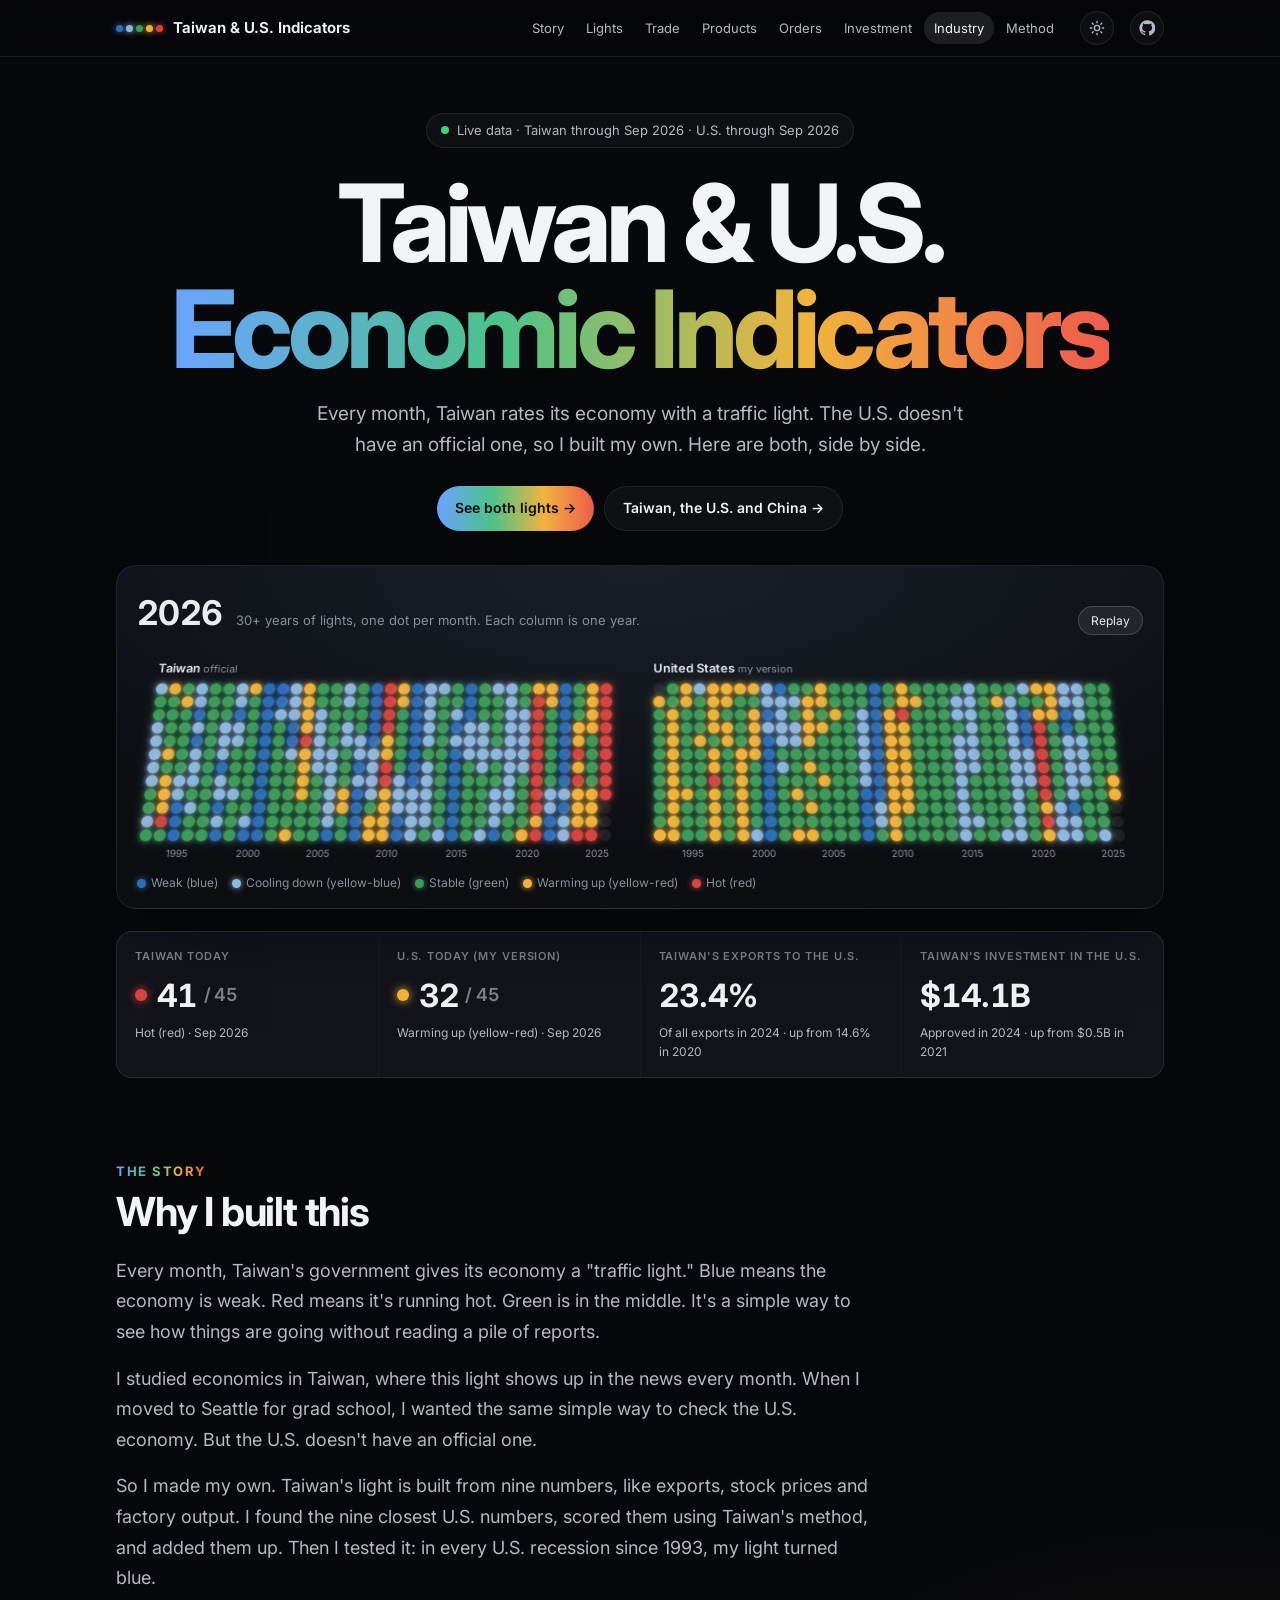
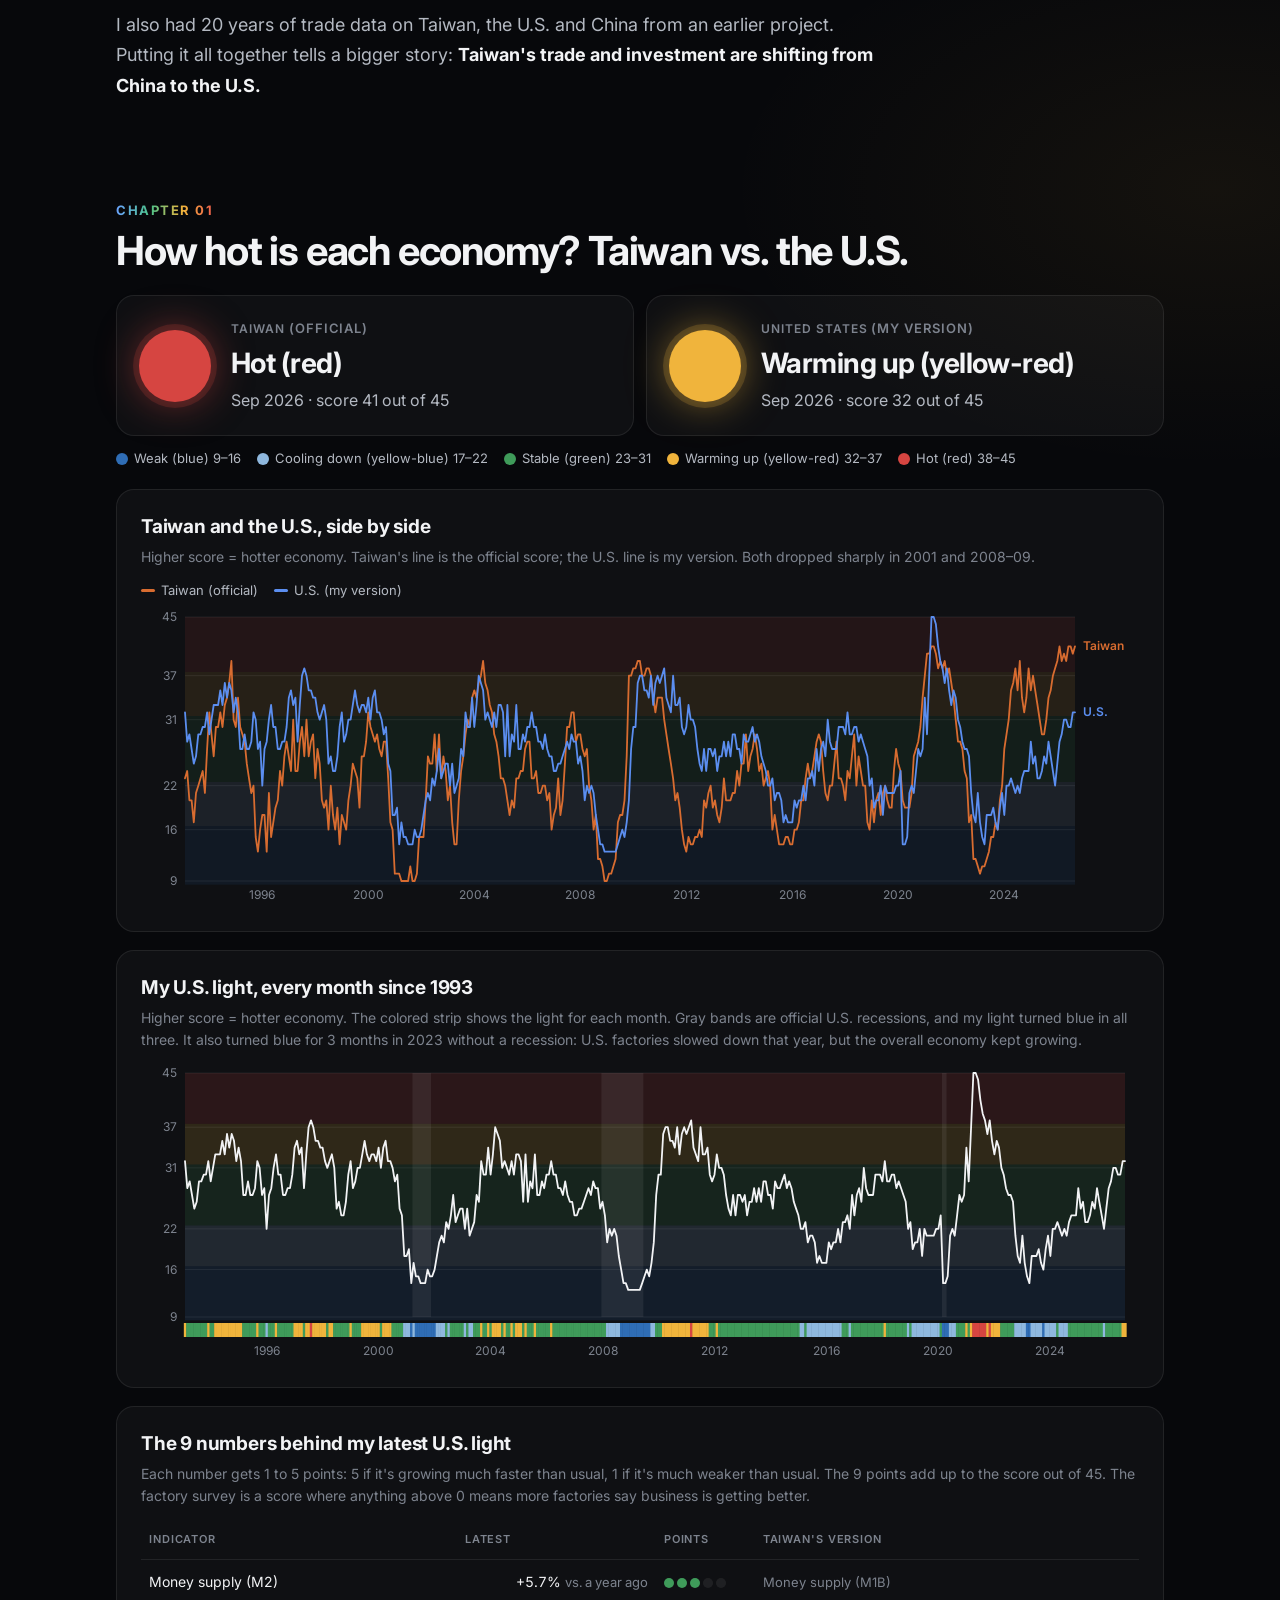
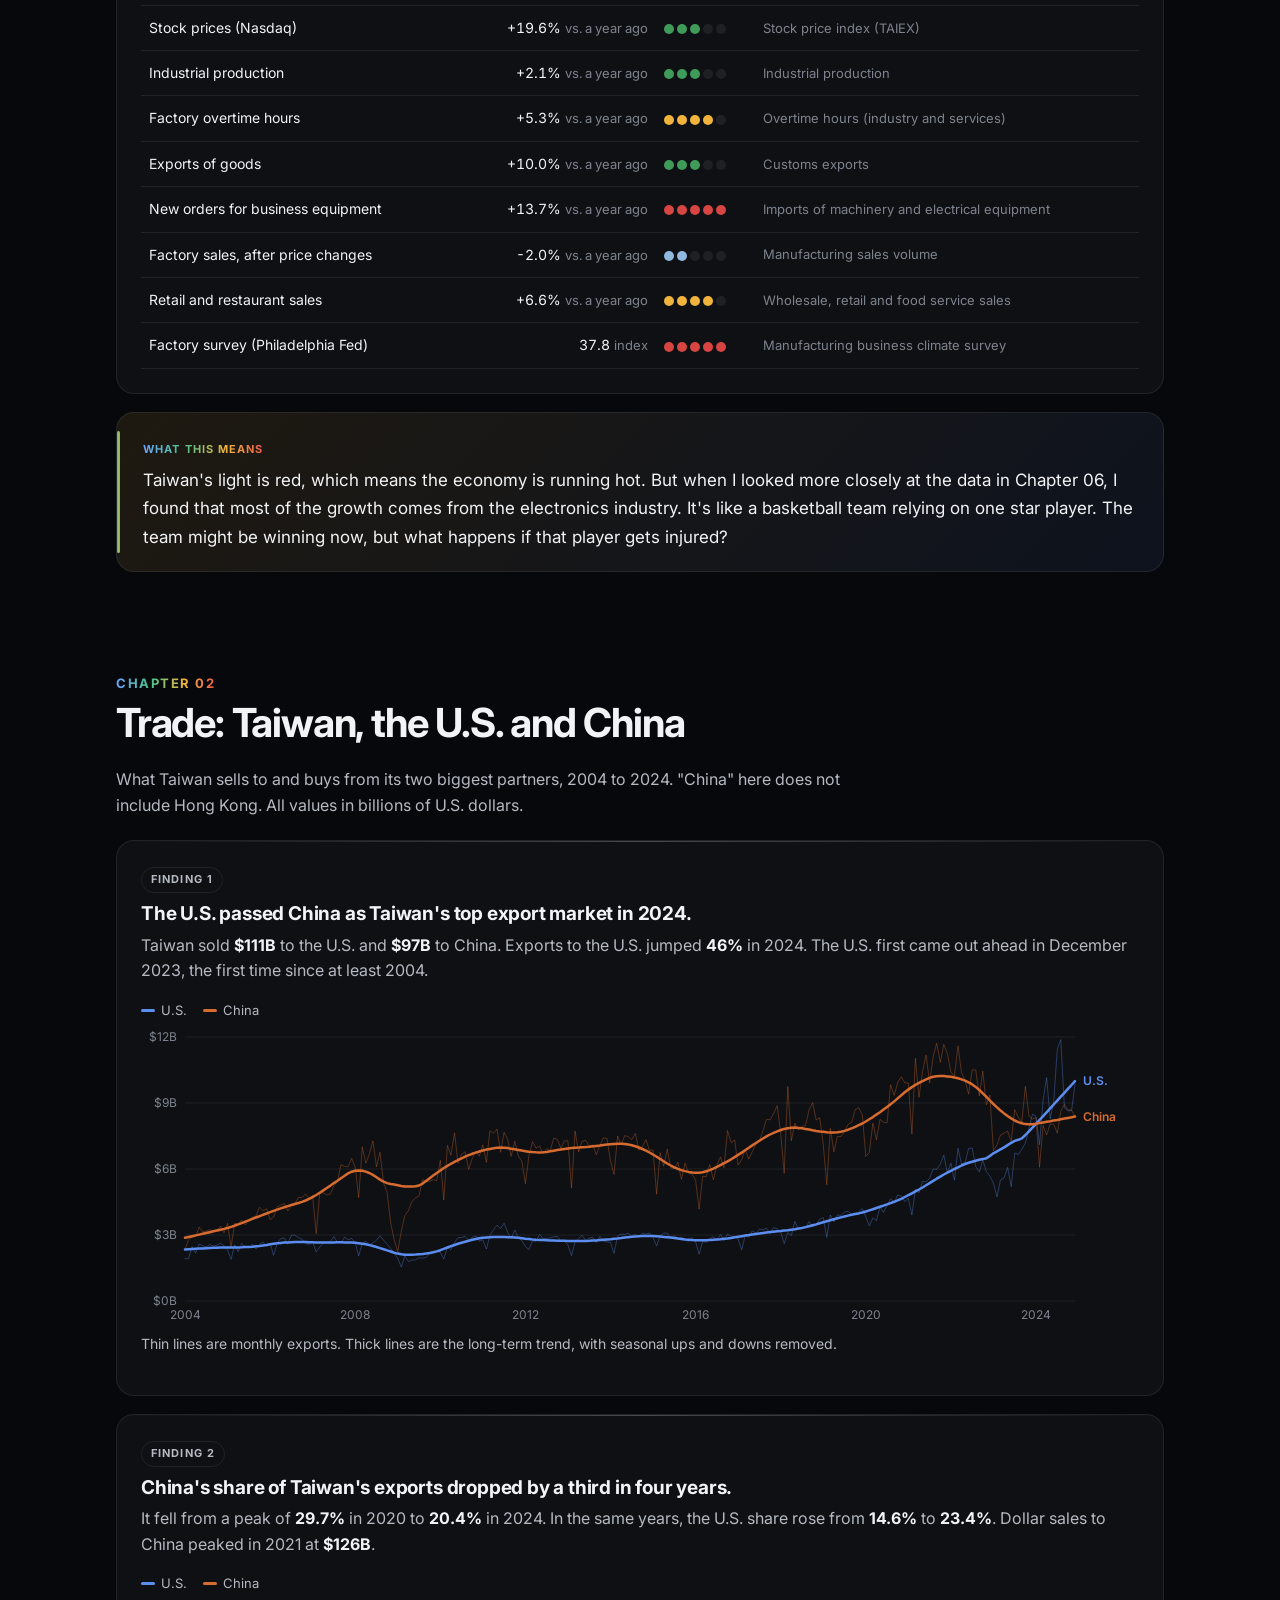
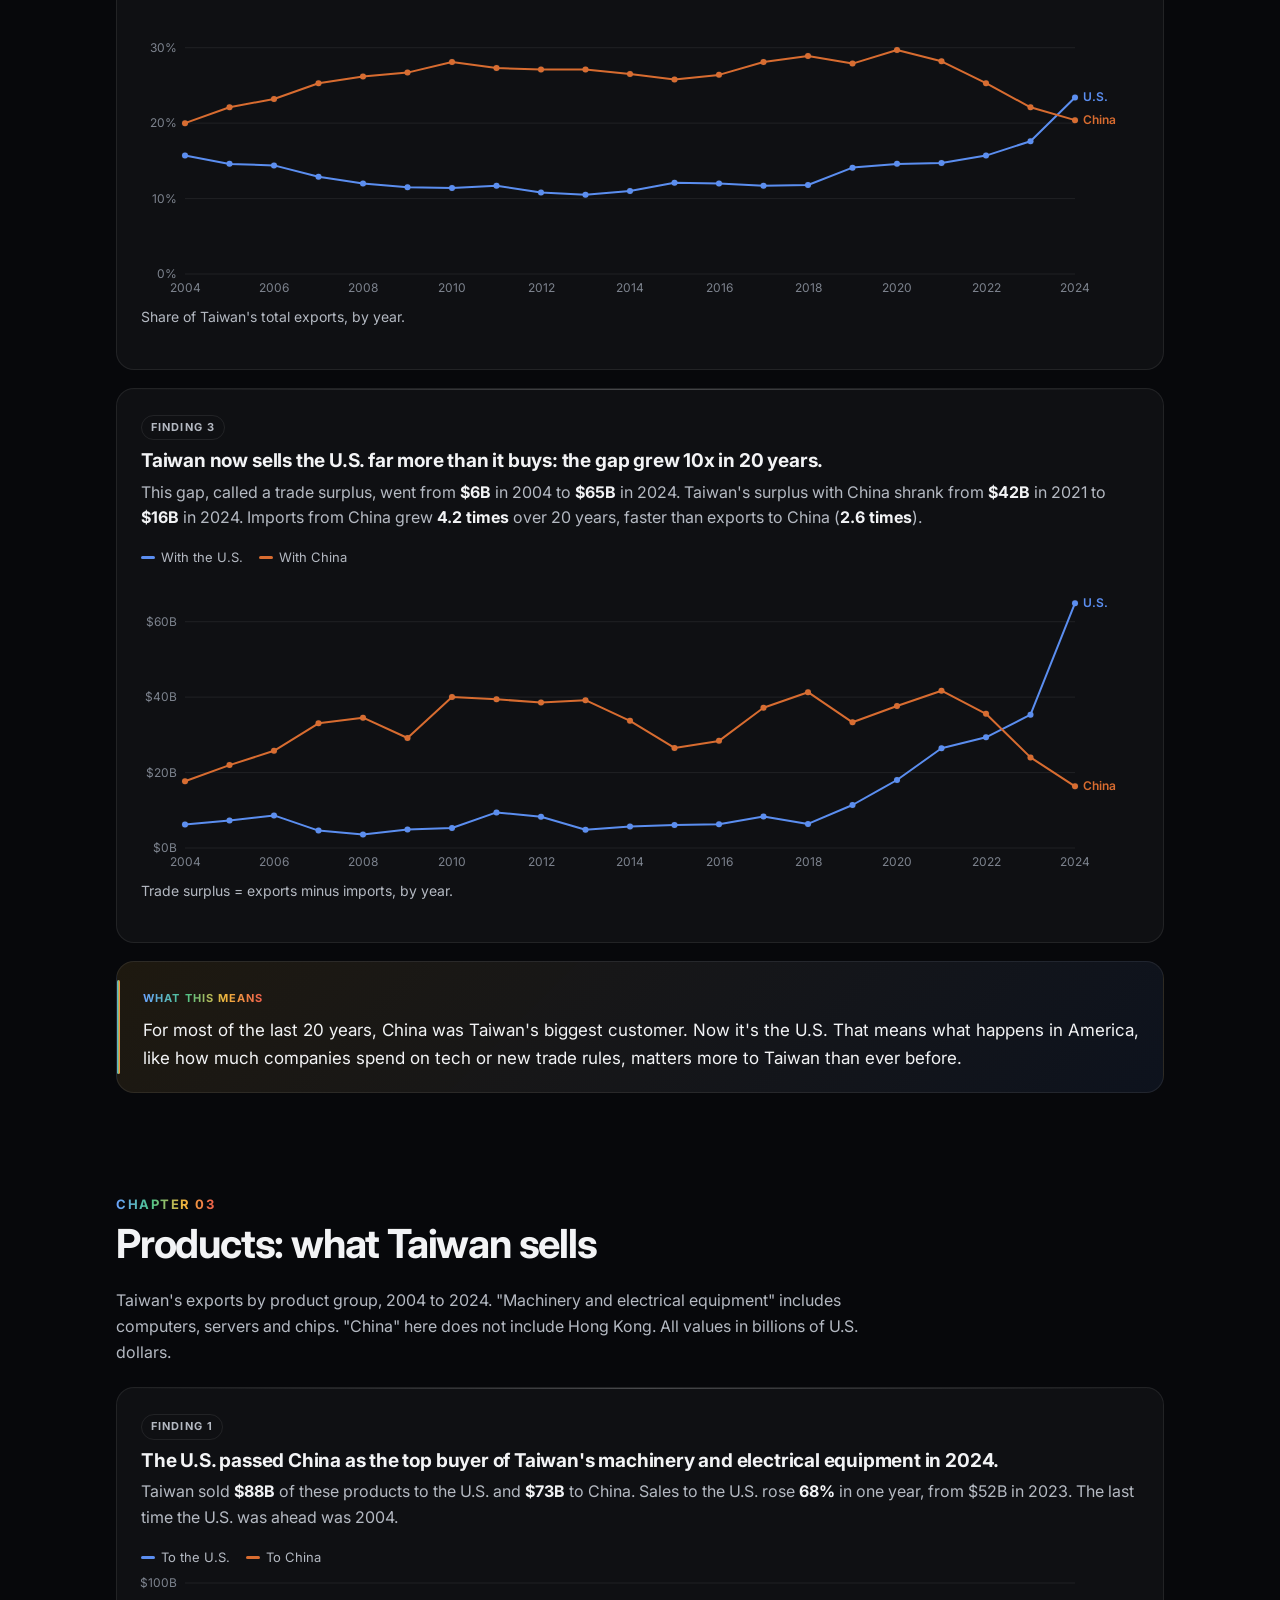
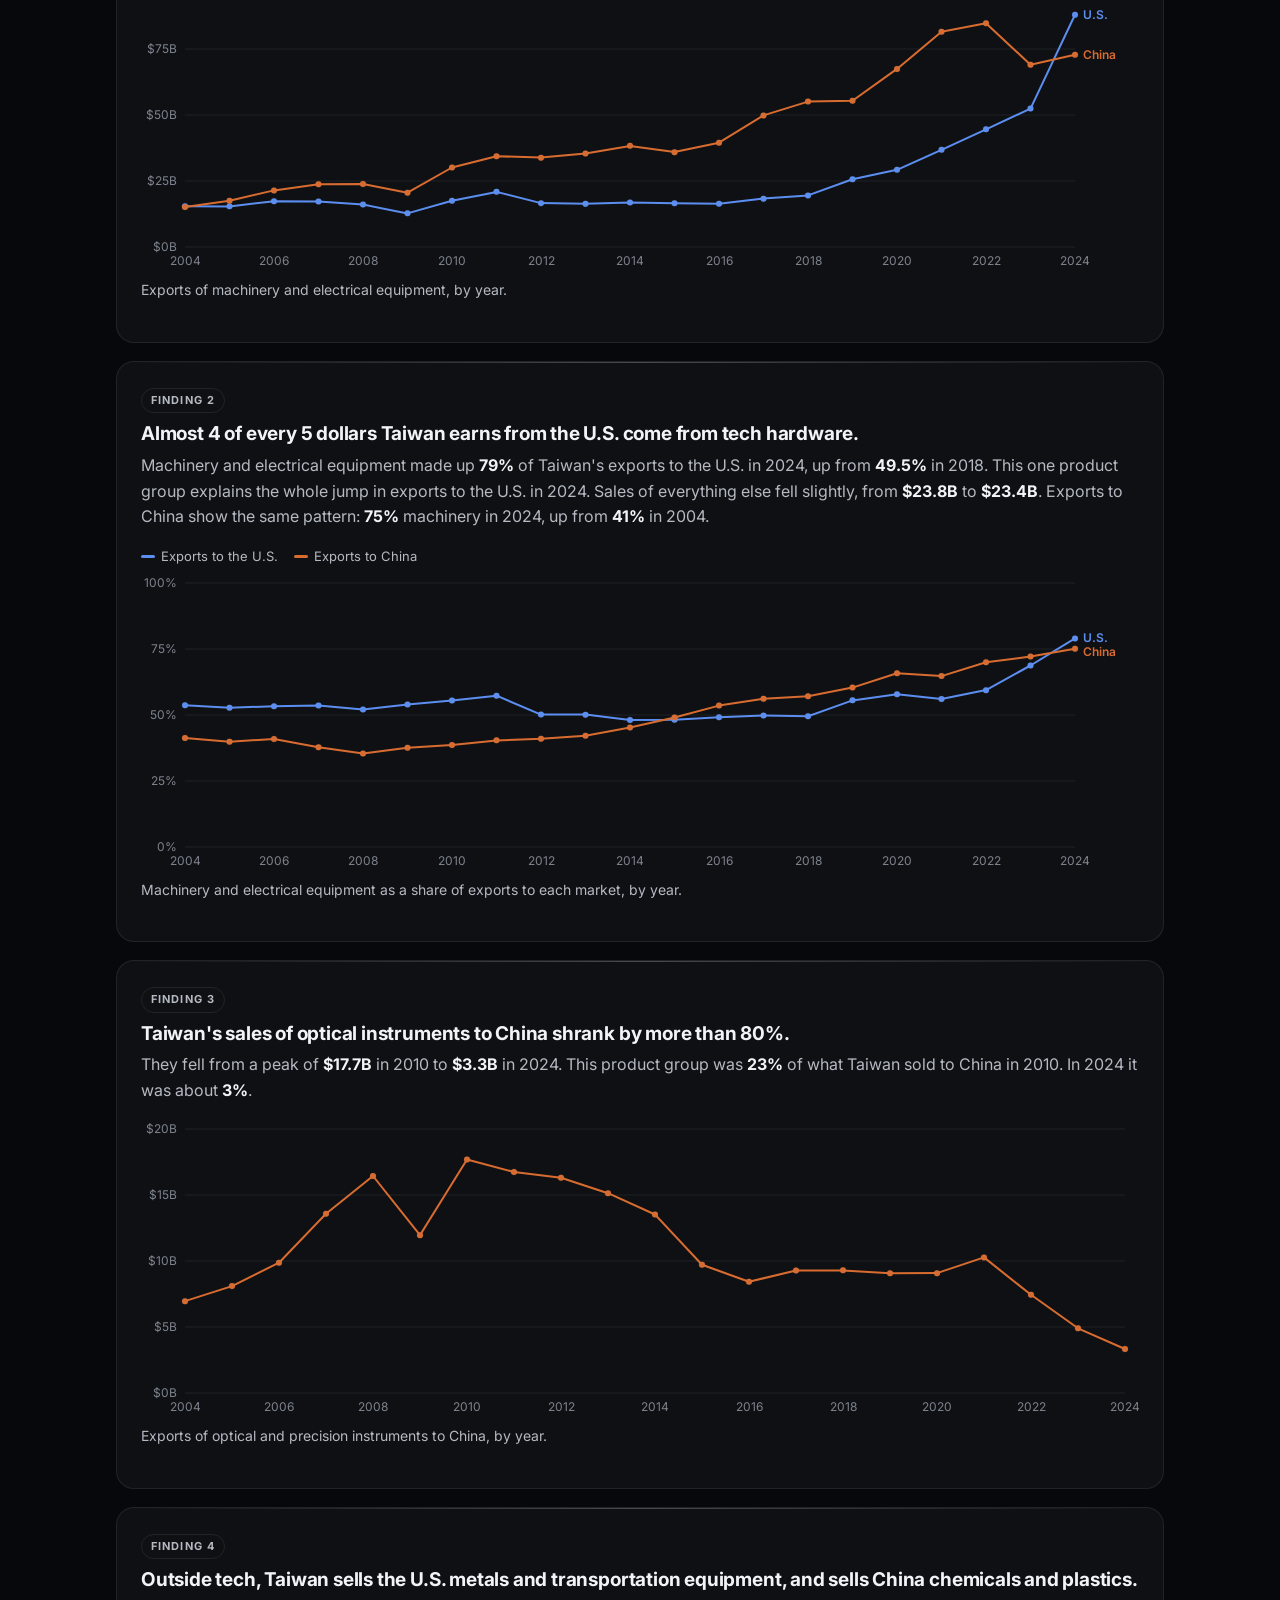
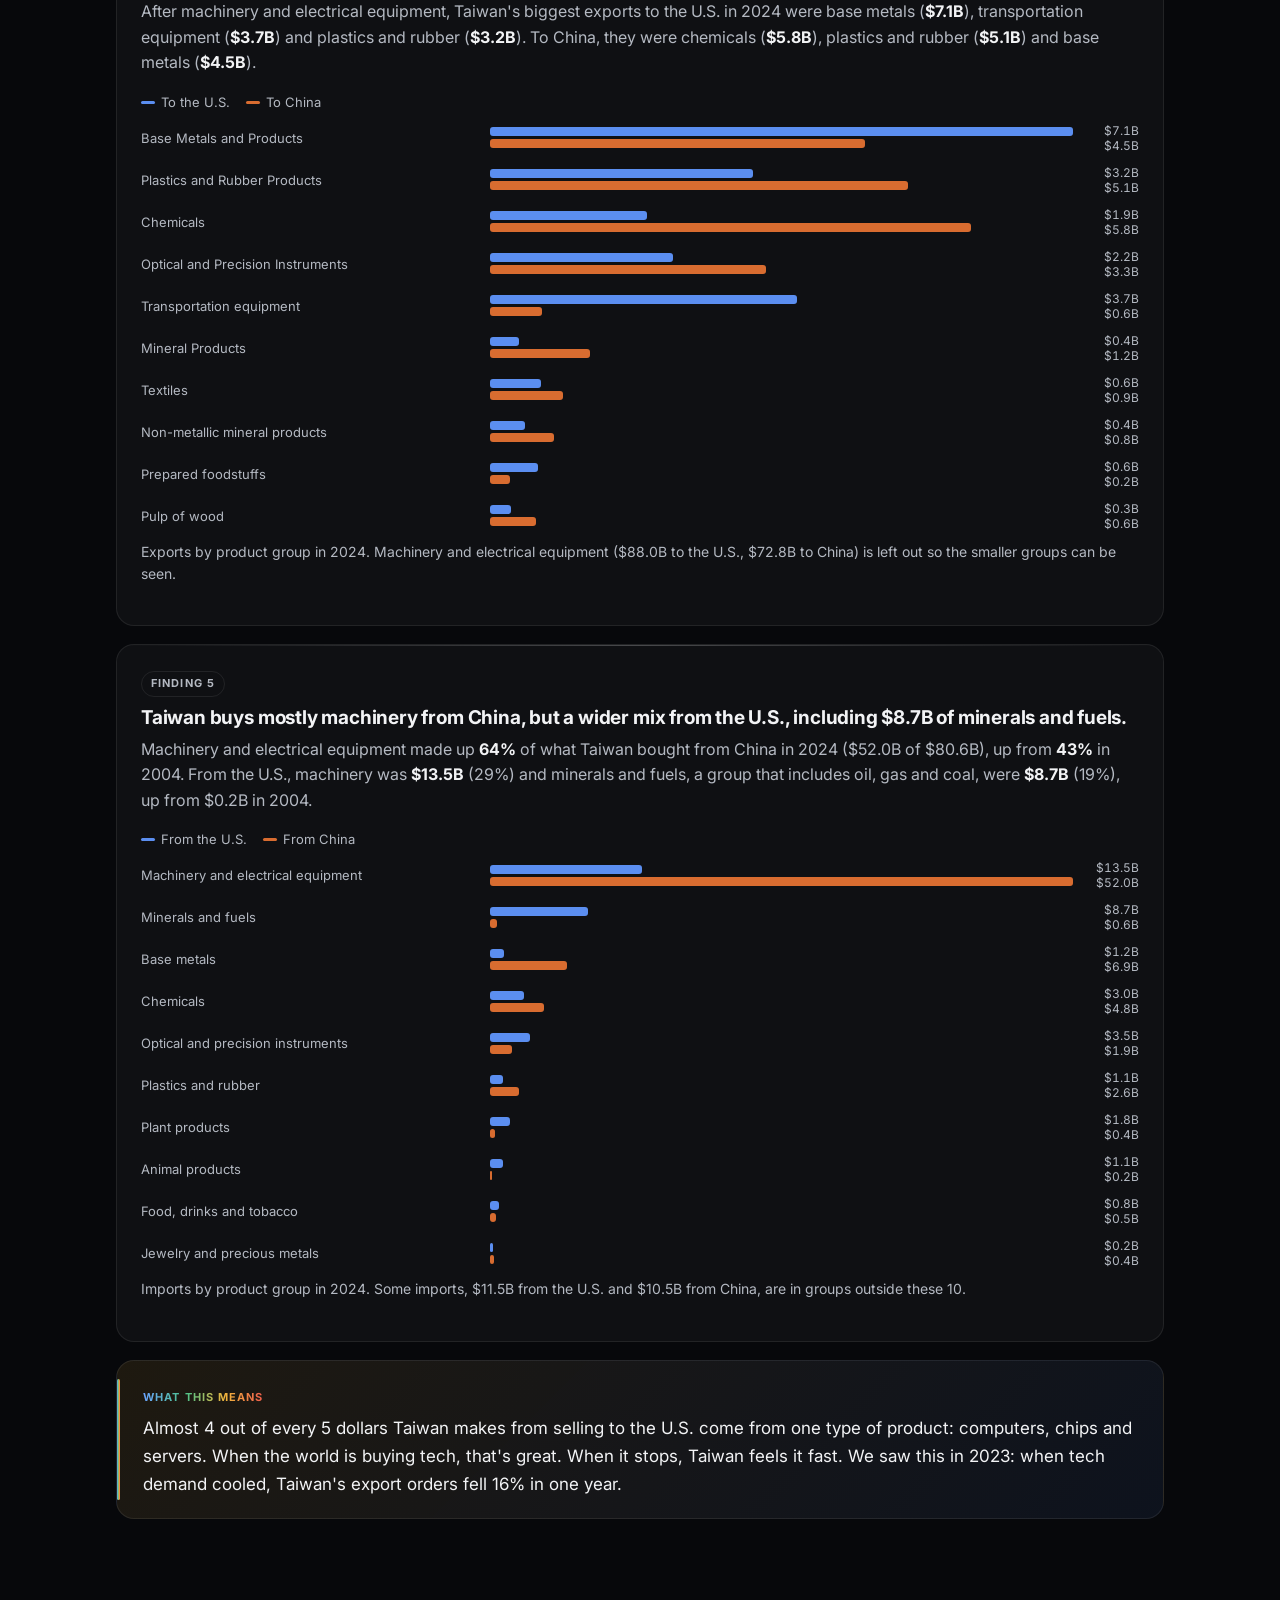
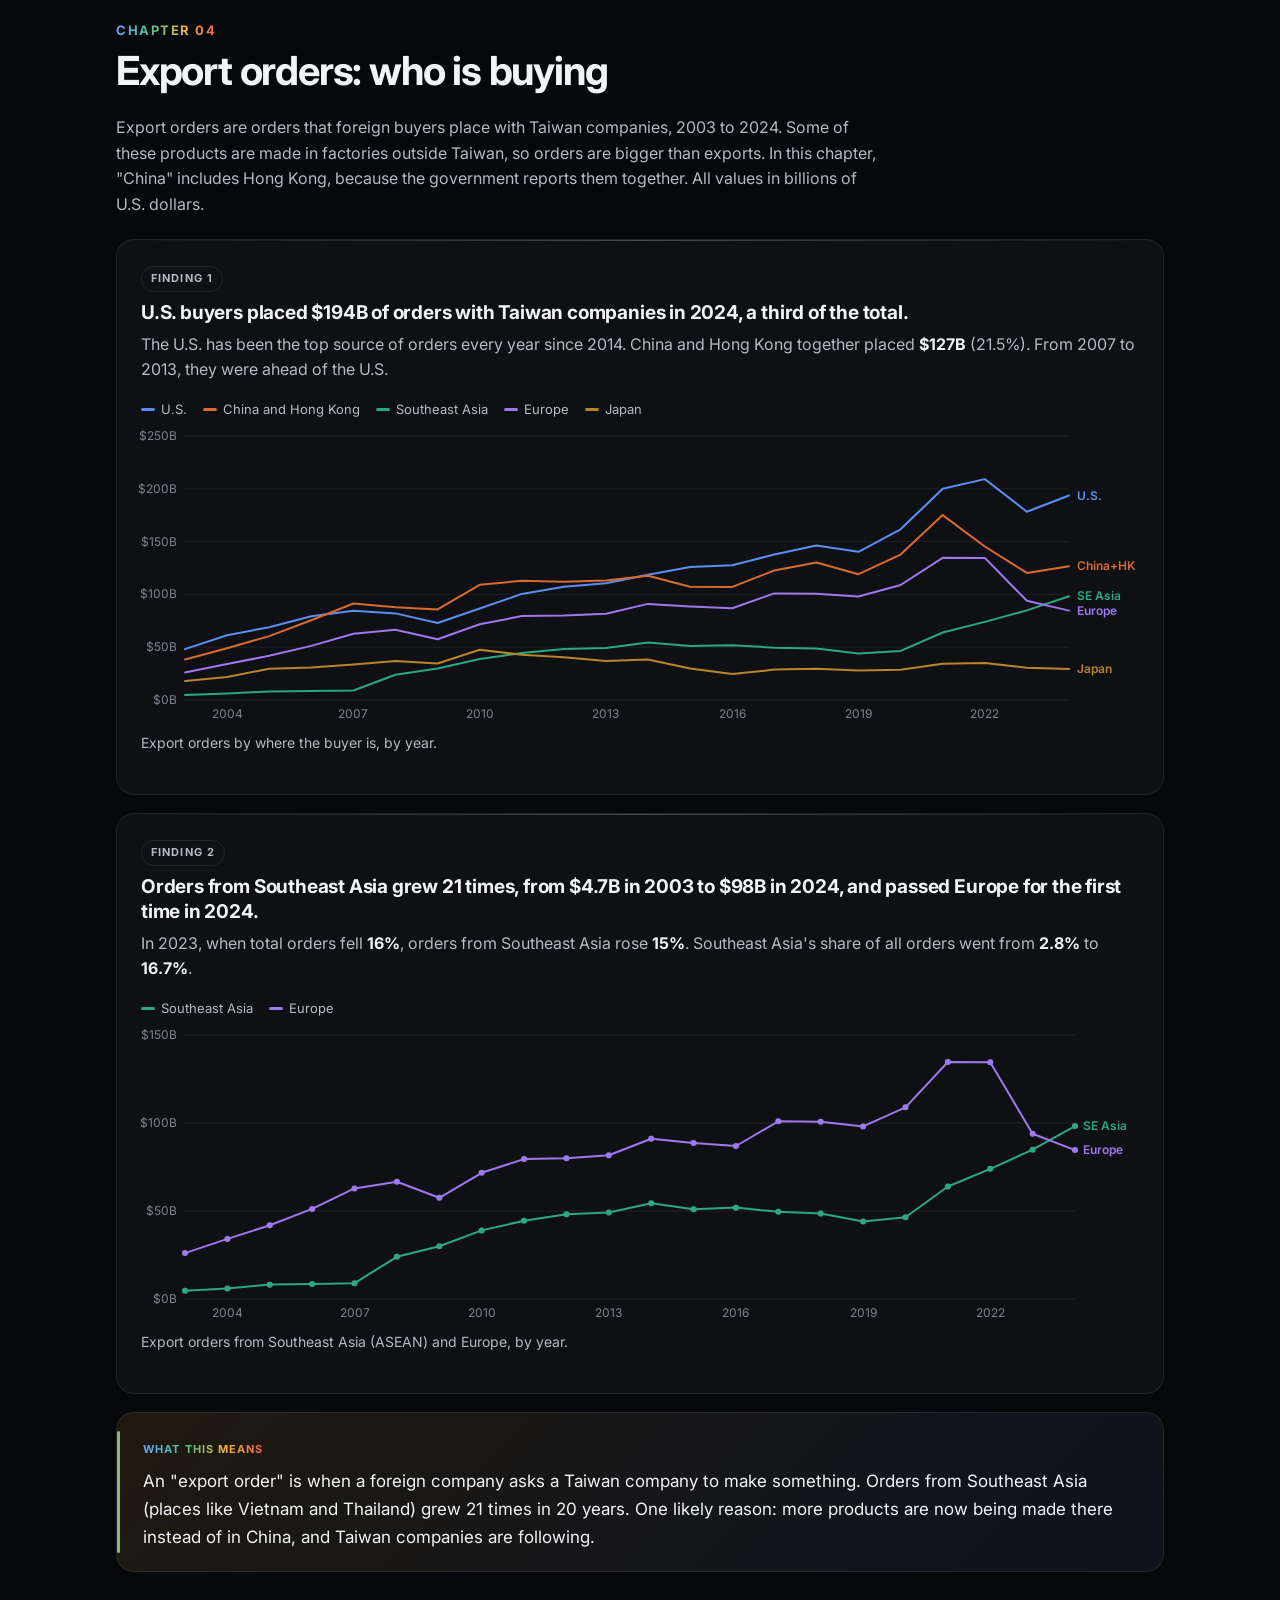
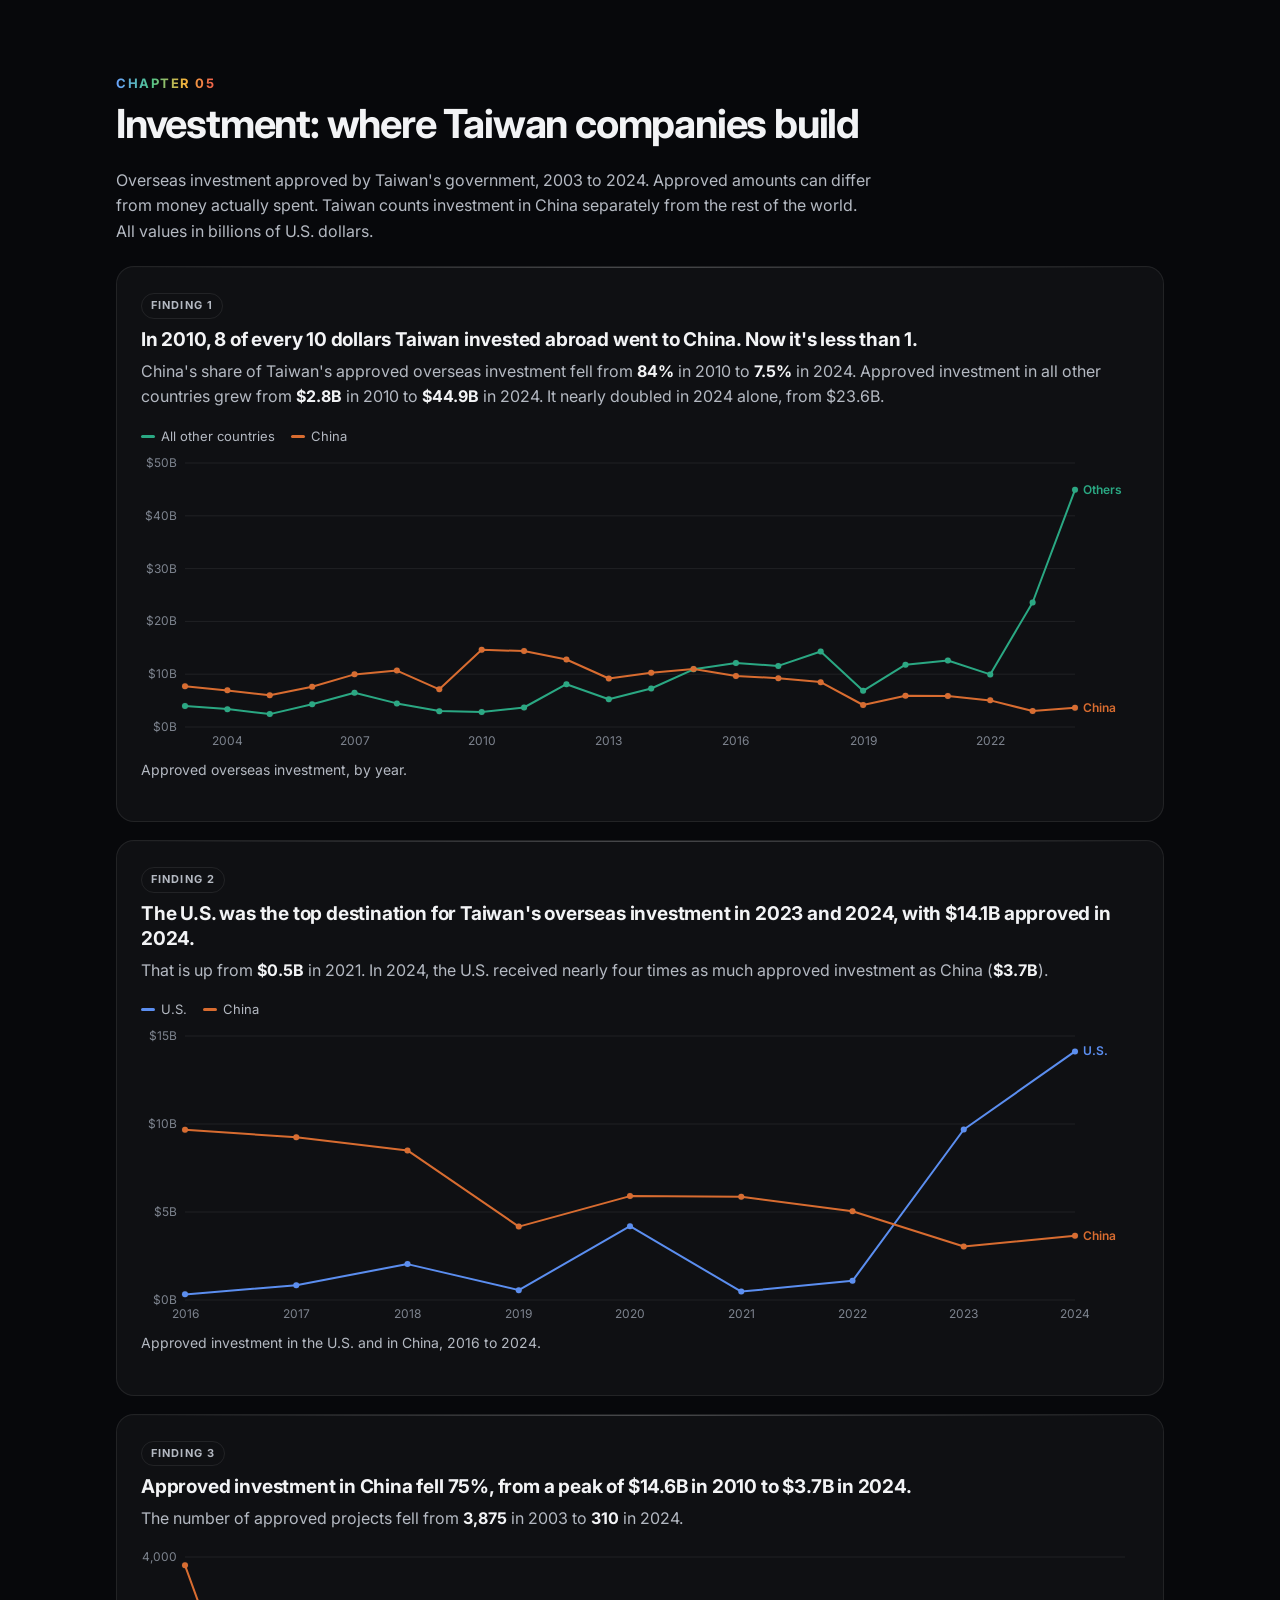
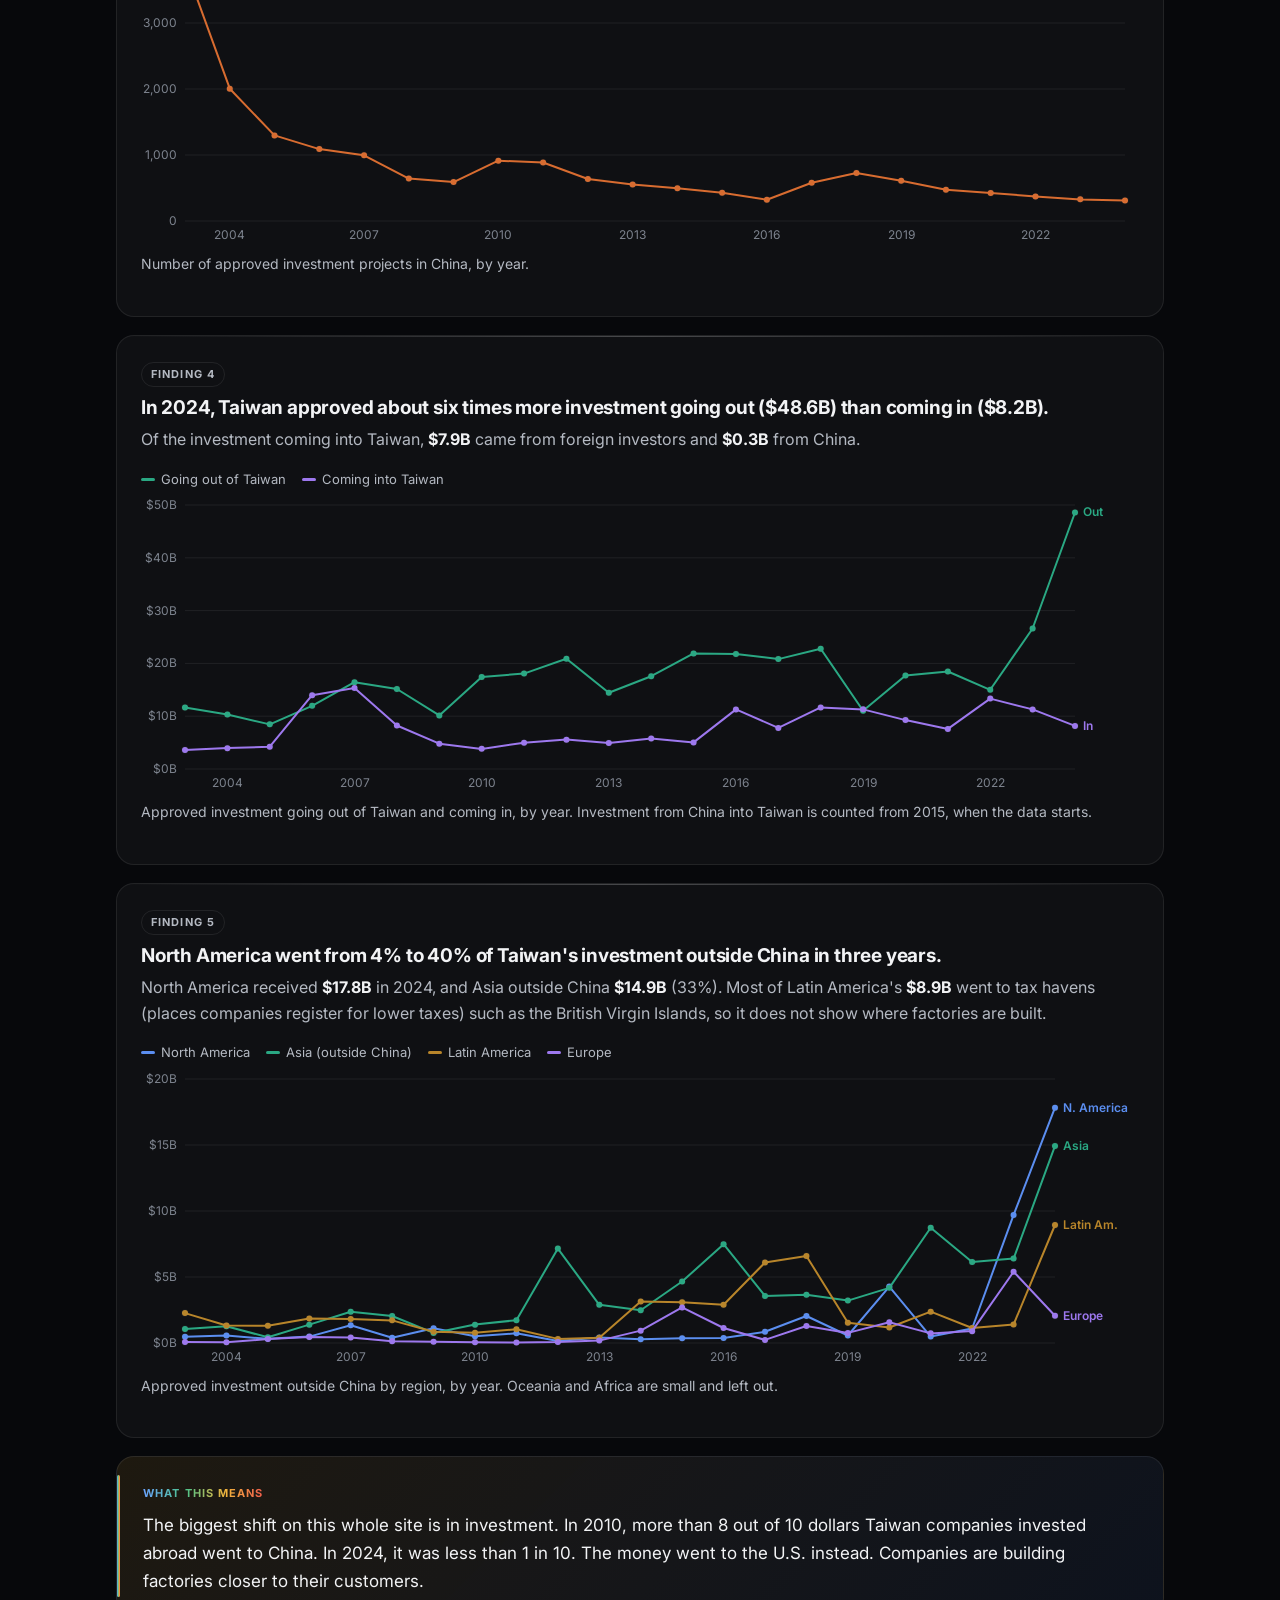
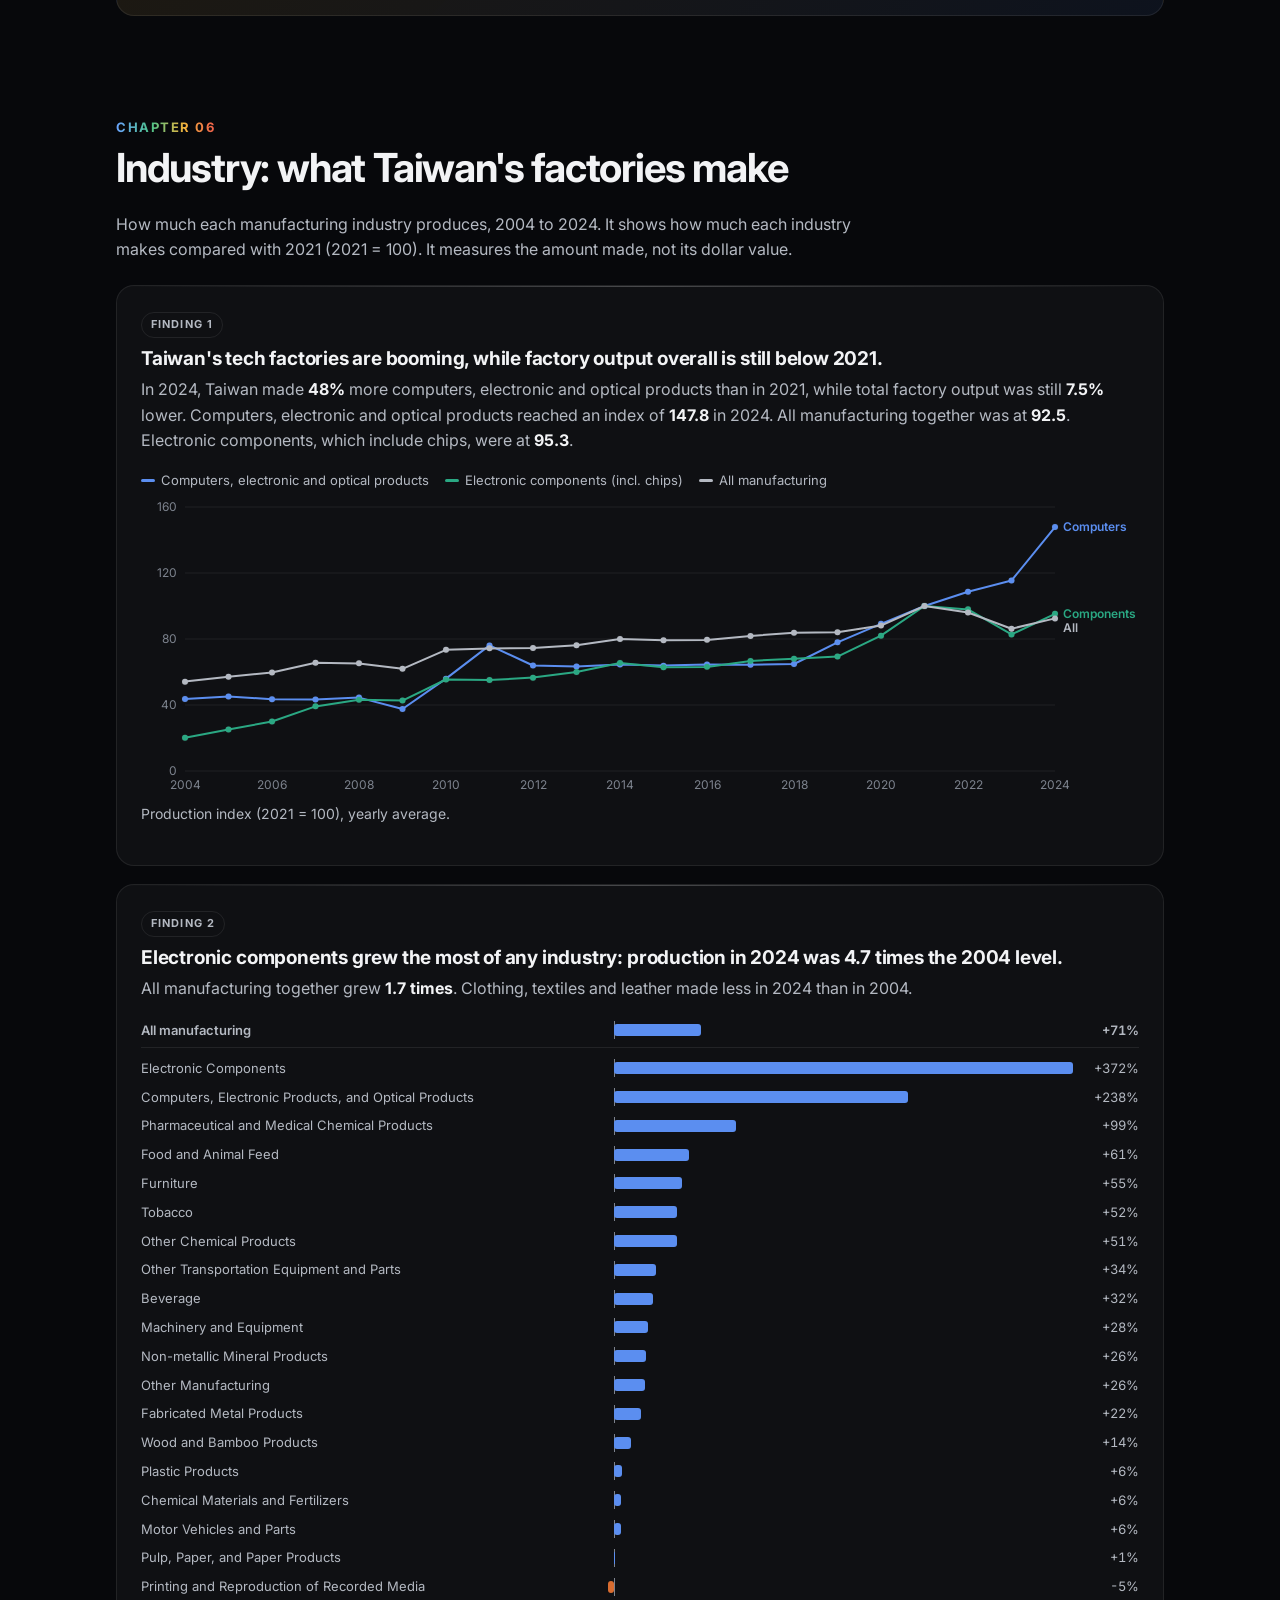
<file: docs/index.html>
<!doctype html>
<html lang="en">
<head>
<meta charset="utf-8">
<meta name="viewport" content="width=device-width, initial-scale=1">
<title>Taiwan &amp; U.S. Economic Indicators</title>
<meta name="description" content="A U.S. version of Taiwan's economic traffic light, plus how Taiwan's trade and investment are shifting from China to the U.S.">
<link rel="preconnect" href="https://fonts.googleapis.com">
<link rel="preconnect" href="https://fonts.gstatic.com" crossorigin>
<link href="https://fonts.googleapis.com/css2?family=Inter:wght@400;500;600;700;800&display=swap" rel="stylesheet">
<link rel="stylesheet" href="style.css?v=14">
<script>try { if (localStorage.getItem("theme") === "light") document.documentElement.dataset.theme = "light"; } catch (e) {}</script>
</head>
<body>
<header class="bar-top">
  <div class="wrap">
    <a class="brand" href="#top" aria-label="Taiwan and U.S. Economic Indicators, back to top">
      <span class="brand-dots"><i style="color:#2f6db5;background:#2f6db5"></i><i style="color:#8fb8de;background:#8fb8de"></i><i style="color:#3f9b5a;background:#3f9b5a"></i><i style="color:#f0b43c;background:#f0b43c"></i><i style="color:#d64541;background:#d64541"></i></span>
      <span class="brand-text">Taiwan &amp; U.S. Indicators</span>
    </a>
    <nav class="toc" id="toc">
      <a href="#why">Story</a>
      <a href="#light">Lights</a>
      <a href="#trade">Trade</a>
      <a href="#products">Products</a>
      <a href="#orders">Orders</a>
      <a href="#investment">Investment</a>
      <a href="#industry">Industry</a>
      <a href="#method">Method</a>
    </nav>
    <button class="icon-btn" id="theme-btn" type="button" aria-label="Switch light or dark mode">
      <svg viewBox="0 0 24 24" fill="none" stroke="currentColor" stroke-width="2" stroke-linecap="round"><circle cx="12" cy="12" r="4"/><path d="M12 2v2M12 20v2M4.9 4.9l1.4 1.4M17.7 17.7l1.4 1.4M2 12h2M20 12h2M4.9 19.1l1.4-1.4M17.7 6.3l1.4-1.4"/></svg>
    </button>
    <a class="icon-btn" href="https://github.com/ppc1004/Taiwan-U.S.-Economic-Indicators" aria-label="Code on GitHub">
      <svg viewBox="0 0 24 24" fill="currentColor"><path d="M12 .5a11.5 11.5 0 0 0-3.6 22.4c.6.1.8-.3.8-.6v-2c-3.2.7-3.9-1.5-3.9-1.5-.5-1.3-1.3-1.7-1.3-1.7-1-.7.1-.7.1-.7 1.2.1 1.8 1.2 1.8 1.2 1 1.8 2.8 1.3 3.5 1 .1-.8.4-1.3.7-1.6-2.6-.3-5.3-1.3-5.3-5.7 0-1.3.4-2.3 1.2-3.1-.1-.3-.5-1.5.1-3.1 0 0 1-.3 3.2 1.2a11 11 0 0 1 5.8 0c2.2-1.5 3.2-1.2 3.2-1.2.6 1.6.2 2.8.1 3.1.8.8 1.2 1.9 1.2 3.1 0 4.4-2.7 5.4-5.3 5.7.4.4.8 1.1.8 2.2v3.3c0 .3.2.7.8.6A11.5 11.5 0 0 0 12 .5Z"/></svg>
    </a>
  </div>
</header>

<div class="wrap hero" id="top">
  <span class="pill"><span class="pulse"></span><span id="live-pill">Live data, updated automatically every week</span></span>
  <h1>Taiwan &amp; U.S.<br><span class="grad">Economic Indicators</span></h1>
  <p class="lede">Every month, Taiwan rates its economy with a traffic light. The U.S. doesn't have an official one, so I built my own. Here are both, side by side.</p>
  <div class="cta">
    <a class="btn primary" href="#light">See both lights &rarr;</a>
    <a class="btn" href="#trade">Taiwan, the U.S. and China &rarr;</a>
  </div>
    <div class="wall-band" id="wall" aria-label="Business cycle light for every month since 1993, Taiwan and the U.S.">
      <div class="wall-head">
        <span class="wall-year" id="wall-year">1993</span>
        <span class="wall-cap">30+ years of lights, one dot per month. Each column is one year.</span>
        <button class="wall-replay" id="wall-replay" type="button">Replay</button>
      </div>
      <div class="wall-stage"><div class="wall-tilt" id="wall-tilt"></div></div>
      <div class="wall-key" id="wall-key"></div>
    </div>
  <div class="kpis" id="kpis"></div>
</div>

<main class="wrap">

<section id="why">
  <div class="chap"><span class="chap-num">The story</span><h2>Why I built this</h2></div>
  <div class="story">
    <p>Every month, Taiwan's government gives its economy a "traffic light." Blue means the economy is weak. Red means it's running hot. Green is in the middle.
      It's a simple way to see how things are going without reading a pile of reports.</p>
    <p>I studied economics in Taiwan, where this light shows up in the news every month. When I moved to Seattle for grad school, I wanted the same simple way to check the U.S. economy.
      But the U.S. doesn't have an official one.</p>
    <p>So I made my own. Taiwan's light is built from nine numbers, like exports, stock prices and factory output. I found the nine closest U.S. numbers,
      scored them using Taiwan's method, and added them up. Then I tested it: in every U.S. recession since 1993, my light turned blue.</p>
    <p>I also had 20 years of trade data on Taiwan, the U.S. and China from an earlier project. Putting it all together tells a bigger story: <b>Taiwan's trade and investment are shifting from China to the U.S.</b></p>
  </div>
</section>

<section id="light">
  <div class="chap"><span class="chap-num">Chapter 01</span><h2>How hot is each economy? Taiwan vs. the U.S.</h2></div>
  <div class="now-pair">
    <div class="now" id="now-tw"></div>
    <div class="now" id="now"></div>
  </div>
  <div class="legend-lights" id="legend-lights"></div>

  <div class="card">
    <h3>Taiwan and the U.S., side by side</h3>
    <p class="sub">Higher score = hotter economy. Taiwan's line is the official score; the U.S. line is my version. Both dropped sharply in 2001 and 2008–09.</p>
    <div class="chart" id="chart-compare"></div>
  </div>

  <div class="card">
    <h3>My U.S. light, every month since 1993</h3>
    <p class="sub">Higher score = hotter economy. The colored strip shows the light for each month. Gray bands are official U.S. recessions, and my light turned blue in all three.
      It also turned blue for 3 months in 2023 without a recession: U.S. factories slowed down that year, but the overall economy kept growing.</p>
    <div class="chart" id="chart-light"></div>
  </div>

  <div class="card">
    <h3>The 9 numbers behind my latest U.S. light</h3>
    <p class="sub">Each number gets 1 to 5 points: 5 if it's growing much faster than usual, 1 if it's much weaker than usual. The 9 points add up to the score out of 45.
      The factory survey is a score where anything above 0 means more factories say business is getting better.</p>
    <div class="table-wrap"><table id="ind-table"></table></div>
  </div>
  <div class="insight"><span class="insight-tag">What this means</span><p>Taiwan's light is red, which means the economy is running hot. But when I looked more closely at the data in Chapter 06, I found that most of the growth comes from the electronics industry.
      It's like a basketball team relying on one star player. The team might be winning now, but what happens if that player gets injured?</p></div>
</section>

<section id="trade">
  <div class="chap"><span class="chap-num">Chapter 02</span><h2>Trade: Taiwan, the U.S. and China</h2></div>
  <p class="lede-sm">What Taiwan sells to and buys from its two biggest partners, 2004 to 2024. "China" here does not include Hong Kong. All values in billions of U.S. dollars.</p>

  <div class="finding">
    <span class="tag">Finding 1</span>
    <h3>The U.S. passed China as Taiwan's top export market in 2024.</h3>
    <p>Taiwan sold <b>$111B</b> to the U.S. and <b>$97B</b> to China. Exports to the U.S. jumped <b>46%</b> in 2024.
      The U.S. first came out ahead in December 2023, the first time since at least 2004.</p>
    <div class="chart" id="chart-exports"></div>
    <p class="note">Thin lines are monthly exports. Thick lines are the long-term trend, with seasonal ups and downs removed.</p>
  </div>

  <div class="finding">
    <span class="tag">Finding 2</span>
    <h3>China's share of Taiwan's exports dropped by a third in four years.</h3>
    <p>It fell from a peak of <b>29.7%</b> in 2020 to <b>20.4%</b> in 2024. In the same years, the U.S. share rose from <b>14.6%</b> to <b>23.4%</b>. Dollar sales to China peaked in 2021 at <b>$126B</b>.</p>
    <div class="chart" id="chart-share"></div>
    <p class="note">Share of Taiwan's total exports, by year.</p>
  </div>

  <div class="finding">
    <span class="tag">Finding 3</span>
    <h3>Taiwan now sells the U.S. far more than it buys: the gap grew 10x in 20 years.</h3>
    <p>This gap, called a trade surplus, went from <b>$6B</b> in 2004 to <b>$65B</b> in 2024. Taiwan's surplus with China shrank from <b>$42B</b> in 2021 to <b>$16B</b> in 2024.
      Imports from China grew <b>4.2 times</b> over 20 years, faster than exports to China (<b>2.6 times</b>).</p>
    <div class="chart" id="chart-surplus"></div>
    <p class="note">Trade surplus = exports minus imports, by year.</p>
  </div>
  <div class="insight"><span class="insight-tag">What this means</span><p>For most of the last 20 years, China was Taiwan's biggest customer. Now it's the U.S. That means what happens in America, like how much companies spend on tech or new trade rules, matters more to Taiwan than ever before.</p></div>
</section>

<section id="products">
  <div class="chap"><span class="chap-num">Chapter 03</span><h2>Products: what Taiwan sells</h2></div>
  <p class="lede-sm">Taiwan's exports by product group, 2004 to 2024. "Machinery and electrical equipment" includes computers, servers and chips. "China" here does not include Hong Kong. All values in billions of U.S. dollars.</p>

  <div class="finding">
    <span class="tag">Finding 1</span>
    <h3>The U.S. passed China as the top buyer of Taiwan's machinery and electrical equipment in 2024.</h3>
    <p>Taiwan sold <b>$88B</b> of these products to the U.S. and <b>$73B</b> to China. Sales to the U.S. rose <b>68%</b> in one year, from $52B in 2023.
      The last time the U.S. was ahead was 2004.</p>
    <div class="chart" id="chart-mach"></div>
    <p class="note">Exports of machinery and electrical equipment, by year.</p>
  </div>

  <div class="finding">
    <span class="tag">Finding 2</span>
    <h3>Almost 4 of every 5 dollars Taiwan earns from the U.S. come from tech hardware.</h3>
    <p>Machinery and electrical equipment made up <b>79%</b> of Taiwan's exports to the U.S. in 2024, up from <b>49.5%</b> in 2018. This one product group explains the whole jump in exports to the U.S. in 2024. Sales of everything else fell slightly, from <b>$23.8B</b> to <b>$23.4B</b>.
      Exports to China show the same pattern: <b>75%</b> machinery in 2024, up from <b>41%</b> in 2004.</p>
    <div class="chart" id="chart-mach-share"></div>
    <p class="note">Machinery and electrical equipment as a share of exports to each market, by year.</p>
  </div>

  <div class="finding">
    <span class="tag">Finding 3</span>
    <h3>Taiwan's sales of optical instruments to China shrank by more than 80%.</h3>
    <p>They fell from a peak of <b>$17.7B</b> in 2010 to <b>$3.3B</b> in 2024. This product group was <b>23%</b> of what Taiwan sold to China in 2010. In 2024 it was about <b>3%</b>.</p>
    <div class="chart" id="chart-optical"></div>
    <p class="note">Exports of optical and precision instruments to China, by year.</p>
  </div>
  <div class="finding">
    <span class="tag">Finding 4</span>
    <h3>Outside tech, Taiwan sells the U.S. metals and transportation equipment, and sells China chemicals and plastics.</h3>
    <p>After machinery and electrical equipment, Taiwan's biggest exports to the U.S. in 2024 were base metals (<b>$7.1B</b>), transportation equipment (<b>$3.7B</b>) and plastics and rubber (<b>$3.2B</b>).
      To China, they were chemicals (<b>$5.8B</b>), plastics and rubber (<b>$5.1B</b>) and base metals (<b>$4.5B</b>).</p>
    <div class="chart-legend" id="legend-prod"></div>
    <div id="bars-prod" class="bars"></div>
    <p class="note">Exports by product group in 2024. Machinery and electrical equipment ($88.0B to the U.S., $72.8B to China) is left out so the smaller groups can be seen.</p>
  </div>
  <div class="finding">
    <span class="tag">Finding 5</span>
    <h3>Taiwan buys mostly machinery from China, but a wider mix from the U.S., including $8.7B of minerals and fuels.</h3>
    <p>Machinery and electrical equipment made up <b>64%</b> of what Taiwan bought from China in 2024 ($52.0B of $80.6B), up from <b>43%</b> in 2004.
      From the U.S., machinery was <b>$13.5B</b> (29%) and minerals and fuels, a group that includes oil, gas and coal, were <b>$8.7B</b> (19%), up from $0.2B in 2004.</p>
    <div class="chart-legend" id="legend-imp"></div>
    <div id="bars-imp" class="bars"></div>
    <p class="note">Imports by product group in 2024. Some imports, $11.5B from the U.S. and $10.5B from China, are in groups outside these 10.</p>
  </div>
  <div class="insight"><span class="insight-tag">What this means</span><p>Almost 4 out of every 5 dollars Taiwan makes from selling to the U.S. come from one type of product: computers, chips and servers. When the world is buying tech, that's great. When it stops, Taiwan feels it fast. We saw this in 2023: when tech demand cooled, Taiwan's export orders fell 16% in one year.</p></div>
</section>

<section id="orders">
  <div class="chap"><span class="chap-num">Chapter 04</span><h2>Export orders: who is buying</h2></div>
  <p class="lede-sm">Export orders are orders that foreign buyers place with Taiwan companies, 2003 to 2024. Some of these products are made in factories outside Taiwan, so orders are bigger than exports.
    In this chapter, "China" includes Hong Kong, because the government reports them together. All values in billions of U.S. dollars.</p>

  <div class="finding">
    <span class="tag">Finding 1</span>
    <h3>U.S. buyers placed $194B of orders with Taiwan companies in 2024, a third of the total.</h3>
    <p>The U.S. has been the top source of orders every year since 2014. China and Hong Kong together placed <b>$127B</b> (21.5%).
      From 2007 to 2013, they were ahead of the U.S.</p>
    <div class="chart" id="chart-orders"></div>
    <p class="note">Export orders by where the buyer is, by year.</p>
  </div>

  <div class="finding">
    <span class="tag">Finding 2</span>
    <h3>Orders from Southeast Asia grew 21 times, from $4.7B in 2003 to $98B in 2024, and passed Europe for the first time in 2024.</h3>
    <p>In 2023, when total orders fell <b>16%</b>, orders from Southeast Asia rose <b>15%</b>. Southeast Asia's share of all orders went from <b>2.8%</b> to <b>16.7%</b>.</p>
    <div class="chart" id="chart-asean"></div>
    <p class="note">Export orders from Southeast Asia (ASEAN) and Europe, by year.</p>
  </div>
  <div class="insight"><span class="insight-tag">What this means</span><p>An "export order" is when a foreign company asks a Taiwan company to make something. Orders from Southeast Asia (places like Vietnam and Thailand) grew 21 times in 20 years. One likely reason: more products are now being made there instead of in China, and Taiwan companies are following.</p></div>
</section>

<section id="investment">
  <div class="chap"><span class="chap-num">Chapter 05</span><h2>Investment: where Taiwan companies build</h2></div>
  <p class="lede-sm">Overseas investment approved by Taiwan's government, 2003 to 2024. Approved amounts can differ from money actually spent.
    Taiwan counts investment in China separately from the rest of the world. All values in billions of U.S. dollars.</p>

  <div class="finding">
    <span class="tag">Finding 1</span>
    <h3>In 2010, 8 of every 10 dollars Taiwan invested abroad went to China. Now it's less than 1.</h3>
    <p>China's share of Taiwan's approved overseas investment fell from <b>84%</b> in 2010 to <b>7.5%</b> in 2024. Approved investment in all other countries grew from <b>$2.8B</b> in 2010 to <b>$44.9B</b> in 2024. It nearly doubled in 2024 alone, from $23.6B.</p>
    <div class="chart" id="chart-inv"></div>
    <p class="note">Approved overseas investment, by year.</p>
  </div>

  <div class="finding">
    <span class="tag">Finding 2</span>
    <h3>The U.S. was the top destination for Taiwan's overseas investment in 2023 and 2024, with $14.1B approved in 2024.</h3>
    <p>That is up from <b>$0.5B</b> in 2021. In 2024, the U.S. received nearly four times as much approved investment as China (<b>$3.7B</b>).</p>
    <div class="chart" id="chart-inv-us"></div>
    <p class="note">Approved investment in the U.S. and in China, 2016 to 2024.</p>
  </div>

  <div class="finding">
    <span class="tag">Finding 3</span>
    <h3>Approved investment in China fell 75%, from a peak of $14.6B in 2010 to $3.7B in 2024.</h3>
    <p>The number of approved projects fell from <b>3,875</b> in 2003 to <b>310</b> in 2024.</p>
    <div class="chart" id="chart-inv-cn"></div>
    <p class="note">Number of approved investment projects in China, by year.</p>
  </div>
  <div class="finding">
    <span class="tag">Finding 4</span>
    <h3>In 2024, Taiwan approved about six times more investment going out ($48.6B) than coming in ($8.2B).</h3>
    <p>Of the investment coming into Taiwan, <b>$7.9B</b> came from foreign investors and <b>$0.3B</b> from China.</p>
    <div class="chart" id="chart-inv-flow"></div>
    <p class="note">Approved investment going out of Taiwan and coming in, by year. Investment from China into Taiwan is counted from 2015, when the data starts.</p>
  </div>
  <div class="finding">
    <span class="tag">Finding 5</span>
    <h3>North America went from 4% to 40% of Taiwan's investment outside China in three years.</h3>
    <p>North America received <b>$17.8B</b> in 2024, and Asia outside China <b>$14.9B</b> (33%).
      Most of Latin America's <b>$8.9B</b> went to tax havens (places companies register for lower taxes) such as the British Virgin Islands, so it does not show where factories are built.</p>
    <div class="chart" id="chart-inv-reg"></div>
    <p class="note">Approved investment outside China by region, by year. Oceania and Africa are small and left out.</p>
  </div>
  <div class="insight"><span class="insight-tag">What this means</span><p>The biggest shift on this whole site is in investment. In 2010, more than 8 out of 10 dollars Taiwan companies invested abroad went to China. In 2024, it was less than 1 in 10. The money went to the U.S. instead. Companies are building factories closer to their customers.</p></div>
</section>

<section id="industry">
  <div class="chap"><span class="chap-num">Chapter 06</span><h2>Industry: what Taiwan's factories make</h2></div>
  <p class="lede-sm">How much each manufacturing industry produces, 2004 to 2024. It shows how much each industry makes compared with 2021 (2021 = 100). It measures the amount made, not its dollar value.</p>

  <div class="finding">
    <span class="tag">Finding 1</span>
    <h3>Taiwan's tech factories are booming, while factory output overall is still below 2021.</h3>
    <p>In 2024, Taiwan made <b>48%</b> more computers, electronic and optical products than in 2021, while total factory output was still <b>7.5%</b> lower. Computers, electronic and optical products reached an index of <b>147.8</b> in 2024. All manufacturing together was at <b>92.5</b>. Electronic components, which include chips, were at <b>95.3</b>.</p>
    <div class="chart" id="chart-ind"></div>
    <p class="note">Production index (2021 = 100), yearly average.</p>
  </div>

  <div class="finding">
    <span class="tag">Finding 2</span>
    <h3>Electronic components grew the most of any industry: production in 2024 was 4.7 times the 2004 level.</h3>
    <p>All manufacturing together grew <b>1.7 times</b>. Clothing, textiles and leather made less in 2024 than in 2004.</p>
    <div id="bars-ind" class="bars"></div>
    <p class="note">Change in production from 2004 to 2024, by industry. Move your mouse over a bar to see the numbers.</p>
  </div>

  <div class="finding">
    <span class="tag">Finding 3</span>
    <h3>Taiwan's clothing industry made 71% less in 2024 than in 2004, and textiles 47% less.</h3>
    <p>Leather products fell the most, by <b>81%</b>. These industries have been shrinking for 20 years, not only in recent years.</p>
    <div class="chart" id="chart-ind-old"></div>
    <p class="note">Production index (2021 = 100), yearly average.</p>
  </div>
  <div class="insight"><span class="insight-tag">What this means</span><p>Taiwan has a two-speed economy. Electronics is booming. Clothing, textiles and leather have been shrinking for 20 years. So "Taiwan's economy is red hot" is true on average, but if you work outside tech, you might not feel it at all.</p></div>
</section>

<section id="method">
  <div class="chap"><span class="chap-num">Method</span><h2>How it works</h2></div>
  <div class="cols">
    <div>
      <h3>The U.S. light</h3>
      <p>Taiwan's National Development Council scores 9 indicators every month and adds them up.
        I used 9 matching U.S. indicators from FRED, the Federal Reserve Bank of St. Louis's free data service.</p>
      <ol>
        <li>Each indicator is the closest U.S. match to one of Taiwan's 9. For example, Taiwan uses overtime hours in industry and services, and the U.S. only publishes overtime hours for factories, so I used those.</li>
        <li>Each indicator is measured as its change from the same month a year earlier. The factory survey is used as is.</li>
        <li>Each indicator gets 1 to 5 points. Its bottom 10% of months from 1993 to 2019 score 1 point (blue) and its top 10% score 5 points (red).</li>
        <li>The 9 points are added up (9 to 45) and turned into a light using Taiwan's official bands.</li>
      </ol>
      <p class="small">The color bands are Taiwan's. I set the cutoffs for each indicator myself, because Taiwan does not publish its exact formula.
        So this is <i>adapted from</i> Taiwan's method, not an official U.S. light. Unlike private recession dashboards, it uses a public government method and free public data.</p>
    </div>
    <div>
      <h3>The data</h3>
      <ul>
        <li><b>Taiwan light:</b> the official monthly light from Taiwan's National Development Council (open data), updated automatically every week.</li>
        <li><b>U.S. light:</b> FRED, updated automatically every week.</li>
        <li><b>Trade and products:</b> Taiwan Ministry of Economic Affairs, January 2004 to December 2024. "China" does not include Hong Kong.</li>
        <li><b>Industry:</b> Taiwan Ministry of Economic Affairs industrial production index by industry, 2004 to 2024.</li>
        <li><b>Export orders and investment:</b> Taiwan Ministry of Economic Affairs, 2003 to 2024. For export orders, "China" includes Hong Kong.</li>
      </ul>
      <p class="small">All code and data are on <a href="https://github.com/ppc1004/Taiwan-U.S.-Economic-Indicators">GitHub</a>.</p>
      <p class="small" id="updated"></p>
    </div>
  </div>
</section>

</main>

<footer class="wrap foot">
  <span>Built by Pay-Chern Liu · <a href="https://github.com/ppc1004">GitHub</a> · <a href="https://www.linkedin.com/in/pay-chern-liu-8033b033a">LinkedIn</a></span>
  <span>Data: Taiwan National Development Council, Ministry of Economic Affairs, FRED</span>
</footer>

<div class="tip" id="tip" role="tooltip"></div>
<script src="app.js?v=18"></script>
<script data-goatcounter="https://ppc1004.goatcounter.com/count"
        async src="//gc.zgo.at/count.js"></script>
</body>
</html>
</file>
<file: docs/style.css>
/* ---------- Tokens: dark by default, light on request ---------- */
:root {
  --bg: #07080b; --bg2: #0c0e13; --card: rgba(255,255,255,.035); --card-solid: #12141a; --ink: #f2f3f5; --ink2: #b4b9c2; --muted: #7d838e;
  --line: rgba(255,255,255,.08); --grid: rgba(255,255,255,.07); --accent: #8fb3ff; --glow: rgba(120,150,255,.12);
  --us: #5b8ef0; --cn: #d86c30; --c3: #2aa883; --c4: #9d78ee; --c5: #b8852a; --rec: rgba(200,200,200,.09);
  --blue: #2f6db5; --yblue: #8fb8de; --green: #3f9b5a; --yred: #f0b43c; --red: #d64541;
  --grad: linear-gradient(90deg, #6aa3ff 0%, #4cc38a 35%, #f0b43c 68%, #ef5b4c 100%);
  color-scheme: dark;
}
:root[data-theme="light"] {
  --bg: #fbfaf7; --bg2: #f3f1ec; --card: #ffffff; --card-solid: #ffffff; --ink: #16181c; --ink2: #464b53; --muted: #7b818b;
  --line: #e5e2db; --grid: #ece9e2; --accent: #1d4ed8; --glow: rgba(60,90,200,.06);
  --us: #2563eb; --cn: #c2410c; --c3: #0f8a6c; --c4: #7c3aed; --c5: #a16207; --rec: rgba(120,120,120,.14);
  --grad: linear-gradient(90deg, #2f6db5 0%, #2f9a5a 35%, #d99a1e 68%, #d64541 100%);
  color-scheme: light;
}
* { box-sizing: border-box; }
html { scroll-behavior: smooth; scroll-padding-top: 72px; }
body { margin: 0; background: var(--bg); color: var(--ink); font: 16px/1.6 Inter, system-ui, -apple-system, "Segoe UI", sans-serif; -webkit-font-smoothing: antialiased;
  background-image: radial-gradient(900px 500px at 15% -5%, var(--glow), transparent 70%), radial-gradient(700px 400px at 95% 10%, rgba(240,180,60,.06), transparent 70%); background-repeat: no-repeat; }
a { color: var(--accent); }
.wrap { max-width: 1080px; margin: 0 auto; padding: 0 16px; }

/* ---------- Top bar ---------- */
.bar-top { position: sticky; top: 0; z-index: 20; backdrop-filter: blur(14px) saturate(140%); -webkit-backdrop-filter: blur(14px) saturate(140%);
  background: color-mix(in srgb, var(--bg) 72%, transparent); border-bottom: 1px solid var(--line); }
.bar-top .wrap { display: flex; align-items: center; gap: 16px; height: 56px; }
.brand { display: flex; align-items: center; gap: 10px; color: var(--ink); text-decoration: none; font-weight: 650; font-size: 15px; white-space: nowrap; }
.brand-dots { display: inline-flex; gap: 3px; }
.brand-dots i { width: 7px; height: 7px; border-radius: 50%; display: block; box-shadow: 0 0 6px currentColor; }
.toc { display: flex; gap: 2px; margin-left: auto; overflow-x: auto; scrollbar-width: none; }
.toc::-webkit-scrollbar { display: none; }
.toc a { color: var(--ink2); text-decoration: none; font-size: 13px; padding: 6px 10px; border-radius: 999px; white-space: nowrap; transition: background .2s, color .2s; }
.toc a:hover { color: var(--ink); background: var(--card); }
.toc a.active { color: var(--ink); background: color-mix(in srgb, var(--ink) 10%, transparent); }
.icon-btn { flex: none; width: 34px; height: 34px; display: grid; place-items: center; border-radius: 50%; border: 1px solid var(--line); background: var(--card); color: var(--ink2); cursor: pointer; text-decoration: none; }
.icon-btn:hover { color: var(--ink); }
.icon-btn svg { width: 16px; height: 16px; }
@media (max-width: 860px) { .brand-text { display: none; } }

/* ---------- Hero ---------- */
.hero { padding-top: 56px; padding-bottom: 8px; text-align: center; }
.pill { display: inline-flex; align-items: center; gap: 8px; font-size: 13px; color: var(--ink2); border: 1px solid var(--line); background: var(--card); padding: 6px 14px; border-radius: 999px; }
.pulse { width: 8px; height: 8px; border-radius: 50%; background: #3fd17a; box-shadow: 0 0 0 0 rgba(63,209,122,.6); animation: pulse 2s infinite; }
@keyframes pulse { 70% { box-shadow: 0 0 0 10px rgba(63,209,122,0); } 100% { box-shadow: 0 0 0 0 rgba(63,209,122,0); } }
h1 { font-size: clamp(44px, 9vw, 108px); line-height: .98; letter-spacing: -.045em; font-weight: 750; margin: 22px 0 18px; }
h1 .grad { background: var(--grad); -webkit-background-clip: text; background-clip: text; color: transparent; }
.lede { font-size: clamp(16px, 2vw, 19px); color: var(--ink2); max-width: 680px; margin: 0 auto 26px; }
.cta { display: flex; gap: 10px; justify-content: center; flex-wrap: wrap; margin-bottom: 34px; }
.btn { display: inline-flex; align-items: center; gap: 8px; padding: 10px 18px; border-radius: 999px; font-size: 14px; font-weight: 600; text-decoration: none; border: 1px solid var(--line); color: var(--ink); background: var(--card); transition: transform .15s, background .2s; }
.btn:hover { transform: translateY(-1px); background: color-mix(in srgb, var(--ink) 8%, transparent); }
.btn.primary { background: var(--grad); color: #0b0c10; border: 0; }
.kpis { display: grid; grid-template-columns: repeat(4, 1fr); gap: 1px; background: var(--line); border: 1px solid var(--line); border-radius: 16px; overflow: hidden; margin: 22px 0 0; text-align: left; }
.kpi { background: var(--card-solid); padding: 16px 18px; }
.kpi .k-label { font-size: 11px; text-transform: uppercase; letter-spacing: .08em; color: var(--muted); font-weight: 600; }
.kpi .k-value { font-size: 32px; font-weight: 700; letter-spacing: -.02em; font-variant-numeric: tabular-nums; margin: 4px 0 2px; display: flex; align-items: center; gap: 10px; }
.kpi .k-value i { width: 12px; height: 12px; border-radius: 50%; display: inline-block; box-shadow: 0 0 10px currentColor; background: currentColor; }
.kpi .k-sub { font-size: 12px; color: var(--ink2); }
@media (max-width: 760px) { .kpis { grid-template-columns: 1fr 1fr; } .kpi .k-value { font-size: 26px; } .hero { padding-top: 36px; } }

/* ---------- Chapters ---------- */
section { padding: 72px 0 8px; }
.chap { margin-bottom: 22px; }
.chap-num { font-size: 13px; font-weight: 700; letter-spacing: .12em; text-transform: uppercase; background: var(--grad); -webkit-background-clip: text; background-clip: text; color: transparent; }
h2 { font-size: clamp(28px, 4vw, 40px); letter-spacing: -.03em; line-height: 1.1; margin: 6px 0 10px; font-weight: 700; }
.num { display: none; }
h3 { font-size: 19px; margin: 0 0 6px; line-height: 1.35; letter-spacing: -.01em; }
.lede-sm { color: var(--ink2); margin: 0 0 22px; max-width: 760px; }
.sub, .note, .small { color: var(--muted); font-size: 14px; margin: 0 0 12px; }
.note { margin: 10px 0 0; }
.eyebrow { text-transform: uppercase; letter-spacing: .08em; font-size: 12px; color: var(--muted); margin: 0 0 8px; font-weight: 600; }
.card, .finding { background: var(--card); border: 1px solid var(--line); border-radius: 18px; padding: 24px; margin: 0 0 18px; position: relative; overflow: hidden; }
.finding::before { content: ""; position: absolute; inset: 0 0 auto 0; height: 1px; background: linear-gradient(90deg, transparent, color-mix(in srgb, var(--ink) 25%, transparent), transparent); }
.finding p { color: var(--ink2); margin: 6px 0 16px; }
.finding b { color: var(--ink); }
.tag { display: inline-block; font-size: 11px; font-weight: 700; color: var(--ink2); text-transform: uppercase; letter-spacing: .1em; margin-bottom: 8px; padding: 3px 9px; border-radius: 999px; border: 1px solid var(--line); }
@media (max-width: 560px) { .card, .finding { padding: 18px 16px; border-radius: 14px; } section { padding-top: 56px; } }

/* Scroll reveal */
.reveal { opacity: 0; transform: translateY(22px); transition: opacity .7s ease, transform .7s cubic-bezier(.2,.7,.2,1); }
.reveal.in { opacity: 1; transform: none; }
@media (prefers-reduced-motion: reduce) { .reveal { opacity: 1; transform: none; transition: none; } }
.chart path.draw { transition: stroke-dashoffset 1.6s cubic-bezier(.3,.6,.2,1); }

/* ---------- Light cards ---------- */
.now { display: flex; align-items: center; gap: 20px; background: var(--card); border: 1px solid var(--line); border-radius: 18px; padding: 22px; margin-bottom: 12px; flex-wrap: wrap; }
.bulb { width: 72px; height: 72px; border-radius: 50%; flex: none; background: currentColor; box-shadow: 0 0 0 6px color-mix(in srgb, currentColor 18%, transparent), 0 0 40px color-mix(in srgb, currentColor 55%, transparent); animation: glow 3s ease-in-out infinite; }
@keyframes glow { 50% { box-shadow: 0 0 0 9px color-mix(in srgb, currentColor 14%, transparent), 0 0 60px color-mix(in srgb, currentColor 70%, transparent); } }
.now-pair { display: grid; grid-template-columns: 1fr 1fr; gap: 12px; margin-bottom: 12px; }
.now-pair .now { margin-bottom: 0; }
.now .who { margin: 0 0 2px; font-size: 12px; font-weight: 600; color: var(--muted); text-transform: uppercase; letter-spacing: .08em; }
@media (max-width: 760px) { .now-pair { grid-template-columns: 1fr; } }
.now .big { font-size: 28px; font-weight: 700; margin: 0; letter-spacing: -.02em; }
.now .meta { color: var(--ink2); margin: 2px 0 0; }
.legend-lights { display: flex; flex-wrap: wrap; gap: 6px 16px; font-size: 13px; color: var(--ink2); margin: 0 0 20px; }
.legend-lights span { display: inline-flex; align-items: center; gap: 6px; }
.legend-lights i { width: 12px; height: 12px; border-radius: 50%; display: inline-block; }

/* ---------- Charts ---------- */
.chart { position: relative; width: 100%; }
.chart svg { display: block; width: 100%; height: auto; overflow: visible; }
.chart text { fill: var(--muted); font-size: 12px; }
.chart .grid { stroke: var(--grid); stroke-width: 1; }
.chart .lbl { font-size: 12px; font-weight: 600; }
.chart .hair { stroke: var(--ink2); stroke-width: 1; stroke-dasharray: 3 3; }
.chart-legend { display: flex; flex-wrap: wrap; gap: 4px 16px; font-size: 13px; color: var(--ink2); margin: 0 0 6px; }
.chart-legend span { display: inline-flex; align-items: center; gap: 6px; }
.chart-legend i { width: 14px; height: 3px; border-radius: 2px; display: inline-block; }

.table-wrap { overflow-x: auto; }
table { width: 100%; border-collapse: collapse; font-size: 14px; }
th, td { text-align: left; padding: 11px 8px; border-bottom: 1px solid var(--line); vertical-align: middle; }
th { color: var(--muted); font-weight: 600; font-size: 11px; text-transform: uppercase; letter-spacing: .08em; }
td.n { text-align: right; font-variant-numeric: tabular-nums; white-space: nowrap; }
.dots { display: inline-flex; gap: 3px; vertical-align: middle; }
.dots i { width: 10px; height: 10px; border-radius: 50%; background: var(--grid); display: inline-block; }
.tw { color: var(--muted); font-size: 13px; }

.cols { display: grid; grid-template-columns: 1fr 1fr; gap: 32px; }
.cols ol, .cols ul { padding-left: 20px; color: var(--ink2); }
.cols li { margin-bottom: 6px; }
@media (max-width: 760px) { .cols { grid-template-columns: 1fr; gap: 8px; } .hide-sm { display: none; } }

.foot { border-top: 1px solid var(--line); margin-top: 72px; padding: 28px 16px 48px; color: var(--muted); font-size: 14px; display: flex; justify-content: space-between; flex-wrap: wrap; gap: 8px; }
.tip { position: fixed; pointer-events: none; background: var(--card-solid); color: var(--ink); border: 1px solid var(--line); border-radius: 10px; padding: 9px 11px; font-size: 13px; line-height: 1.45; box-shadow: 0 10px 30px rgba(0,0,0,.35); opacity: 0; transition: opacity .1s; z-index: 30; min-width: 150px; }
.tip b { display: block; margin-bottom: 2px; }
.tip .row { display: flex; justify-content: space-between; gap: 14px; }
.tip .sw { display: inline-block; width: 8px; height: 8px; border-radius: 50%; margin-right: 6px; }

.bars { display: grid; gap: 4px; margin-top: 6px; }
.bar-row { display: grid; grid-template-columns: minmax(120px, 34%) 1fr 56px; gap: 10px; align-items: center; font-size: 13px; padding: 2px 0; cursor: default; }
.bar-row.ref { font-weight: 600; border-bottom: 1px solid var(--line); padding-bottom: 6px; margin-bottom: 4px; }
.bar-row:hover { background: var(--grid); border-radius: 6px; }
.bar-name { color: var(--ink2); overflow: hidden; text-overflow: ellipsis; white-space: nowrap; }
.bar-track { position: relative; height: 12px; }
.bar { position: absolute; top: 0; height: 12px; border-radius: 3px; }
.bar-zero { position: absolute; top: -3px; bottom: -3px; width: 1px; background: var(--muted); }
.bar-val { text-align: right; font-variant-numeric: tabular-nums; color: var(--ink2); }
@media (max-width: 560px) { .bar-row { grid-template-columns: 38% 1fr 48px; gap: 6px; font-size: 12px; } }

.bar-row.pair { align-items: center; padding: 4px 0; }
.bar-stack { display: grid; gap: 3px; }
.bar-row.pair .bar-track, .bar-row.pair .bar { height: 9px; }
.bar-row.pair .bar-val { font-size: 12px; line-height: 1.25; }
.bar-row.pair .bar-name { white-space: normal; line-height: 1.25; }

/* ---------- Light wall (hero) ---------- */
.wall-band { --wb: #0c0e12; --wink: #e9ebef; --wmuted: #8a909a; background: radial-gradient(120% 140% at 50% 0%, #1a1f29 0%, var(--wb) 60%); color: var(--wink);
  border-radius: 20px; padding: 20px 20px 16px; margin: 0; overflow: hidden; position: relative; text-align: left; border: 1px solid rgba(255,255,255,.08); box-shadow: 0 30px 80px -30px rgba(0,0,0,.6); }
.wall-head { display: flex; align-items: baseline; gap: 14px; flex-wrap: wrap; margin-bottom: 8px; }
.wall-year { font-size: 34px; font-weight: 700; font-variant-numeric: tabular-nums; letter-spacing: -.02em; min-width: 3.2ch; }
.wall-cap { color: var(--wmuted); font-size: 13px; flex: 1; }
.wall-replay { background: rgba(255,255,255,.08); color: var(--wink); border: 1px solid rgba(255,255,255,.16); border-radius: 999px; padding: 4px 12px; font: inherit; font-size: 12px; cursor: pointer; }
.wall-replay:hover { background: rgba(255,255,255,.16); }
.wall-stage { perspective: 1100px; }
.wall-tilt { transform: rotateX(14deg); transform-origin: 50% 100%; display: grid; grid-template-columns: 1fr 1fr; gap: 28px; }
.wall-row { min-width: 0; }
.wall-name { font-size: 13px; font-weight: 600; color: var(--wink); margin-bottom: 6px; }
.wall-name small { color: var(--wmuted); font-weight: 400; font-size: 11px; }
.wall-grid { display: grid; grid-auto-flow: column; grid-template-rows: repeat(12, var(--bs, 10px)); gap: var(--bgap, 2px); min-width: 0; justify-content: start; }
.wall-years { display: grid; column-gap: var(--bgap, 2px); font-size: 10px; color: var(--wmuted); margin-top: 4px; }
.wall-years span { white-space: nowrap; }
.b { display: block; width: var(--bs, 10px); height: var(--bs, 10px); border-radius: 50%; background: rgba(255,255,255,.07); }
.b.on { animation: bulb-on .45s var(--d) both; }
.b.live { animation: bulb-on .45s var(--d) both, bulb-breathe 2.2s calc(var(--d) + .5s) ease-in-out infinite; }
@keyframes bulb-on { from { background: rgba(255,255,255,.07); box-shadow: none; transform: scale(.6); }
  60% { transform: scale(1.25); } to { background: var(--c); box-shadow: 0 0 5px var(--c), 0 0 12px color-mix(in srgb, var(--c) 45%, transparent); transform: scale(1); } }
@keyframes bulb-breathe { 0%, 100% { box-shadow: 0 0 5px var(--c), 0 0 12px var(--c); transform: scale(1); } 50% { box-shadow: 0 0 10px var(--c), 0 0 26px var(--c); transform: scale(1.5); } }
.b:hover { outline: 2px solid #fff; outline-offset: 1px; }
.wall-key { display: flex; flex-wrap: wrap; gap: 4px 14px; font-size: 12px; color: var(--wmuted); margin-top: 12px; }
.wall-key i { display: inline-block; width: 9px; height: 9px; border-radius: 50%; margin-right: 5px; vertical-align: -1px; }
@media (max-width: 760px) { .wall-tilt { transform: none; } .wall-year { font-size: 26px; } .wall-tilt { grid-template-columns: 1fr; gap: 16px; } .wall-band { padding: 14px 12px 12px; } }
@media (prefers-reduced-motion: reduce) { .b.on, .b.live { animation: bulb-on .01s 0s both; } }

/* ---------- Story and insights ---------- */
.story { max-width: 760px; font-size: 18px; line-height: 1.7; color: var(--ink2); }
.story p { margin: 0 0 16px; }
.story b { color: var(--ink); }
.insight { position: relative; margin: 4px 0 18px; padding: 22px 24px 20px 26px; border-radius: 18px; border: 1px solid var(--line);
  background: linear-gradient(135deg, color-mix(in srgb, var(--yred) 10%, transparent), color-mix(in srgb, var(--us) 8%, transparent)); }
.insight::before { content: ""; position: absolute; left: 0; top: 18px; bottom: 18px; width: 3px; border-radius: 3px; background: var(--grad); }
.insight-tag { font-size: 11px; font-weight: 700; letter-spacing: .1em; text-transform: uppercase; background: var(--grad); -webkit-background-clip: text; background-clip: text; color: transparent; }
.insight p { margin: 6px 0 0; font-size: 17px; line-height: 1.65; color: var(--ink); }
@media (max-width: 560px) { .story { font-size: 16px; } .insight p { font-size: 16px; } .insight { padding: 18px 18px 16px 20px; } }
.kpi .k-of { font-size: 18px; font-weight: 600; color: var(--muted); margin-left: -4px; }
</file>
